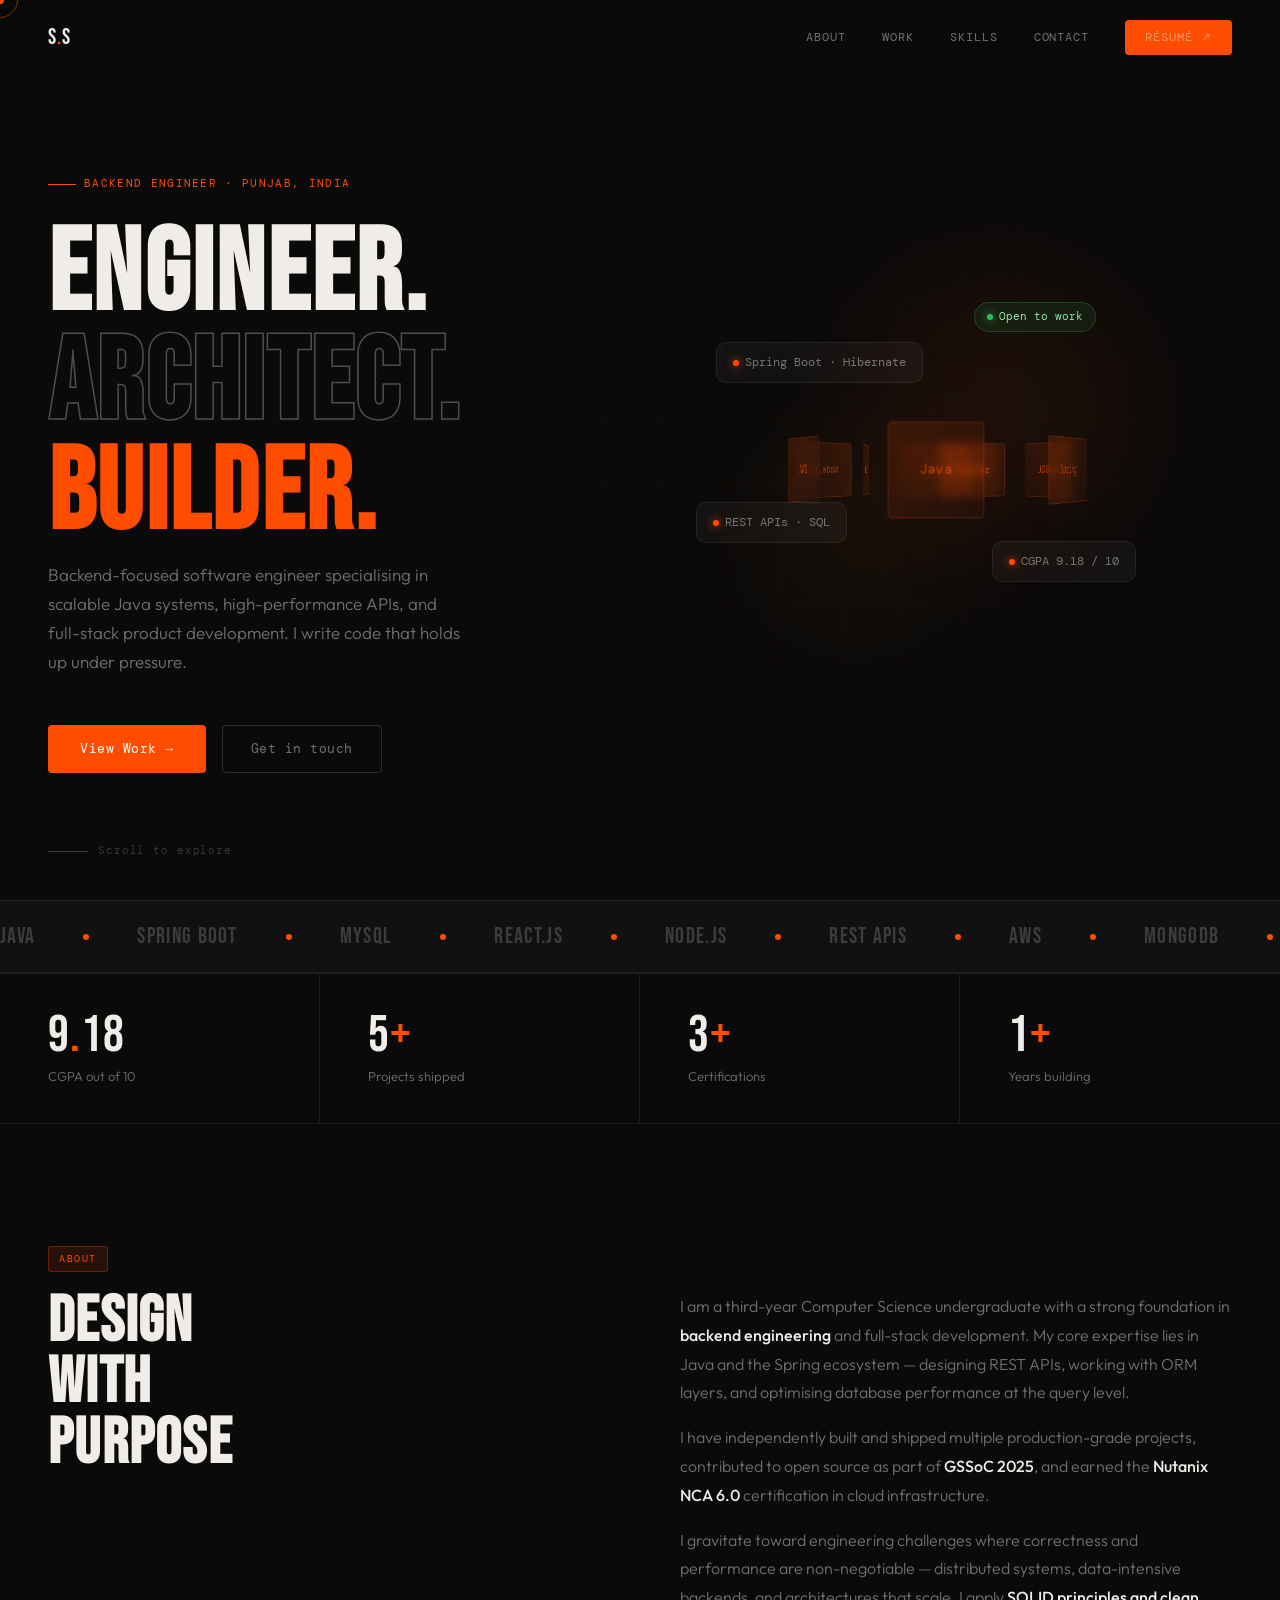
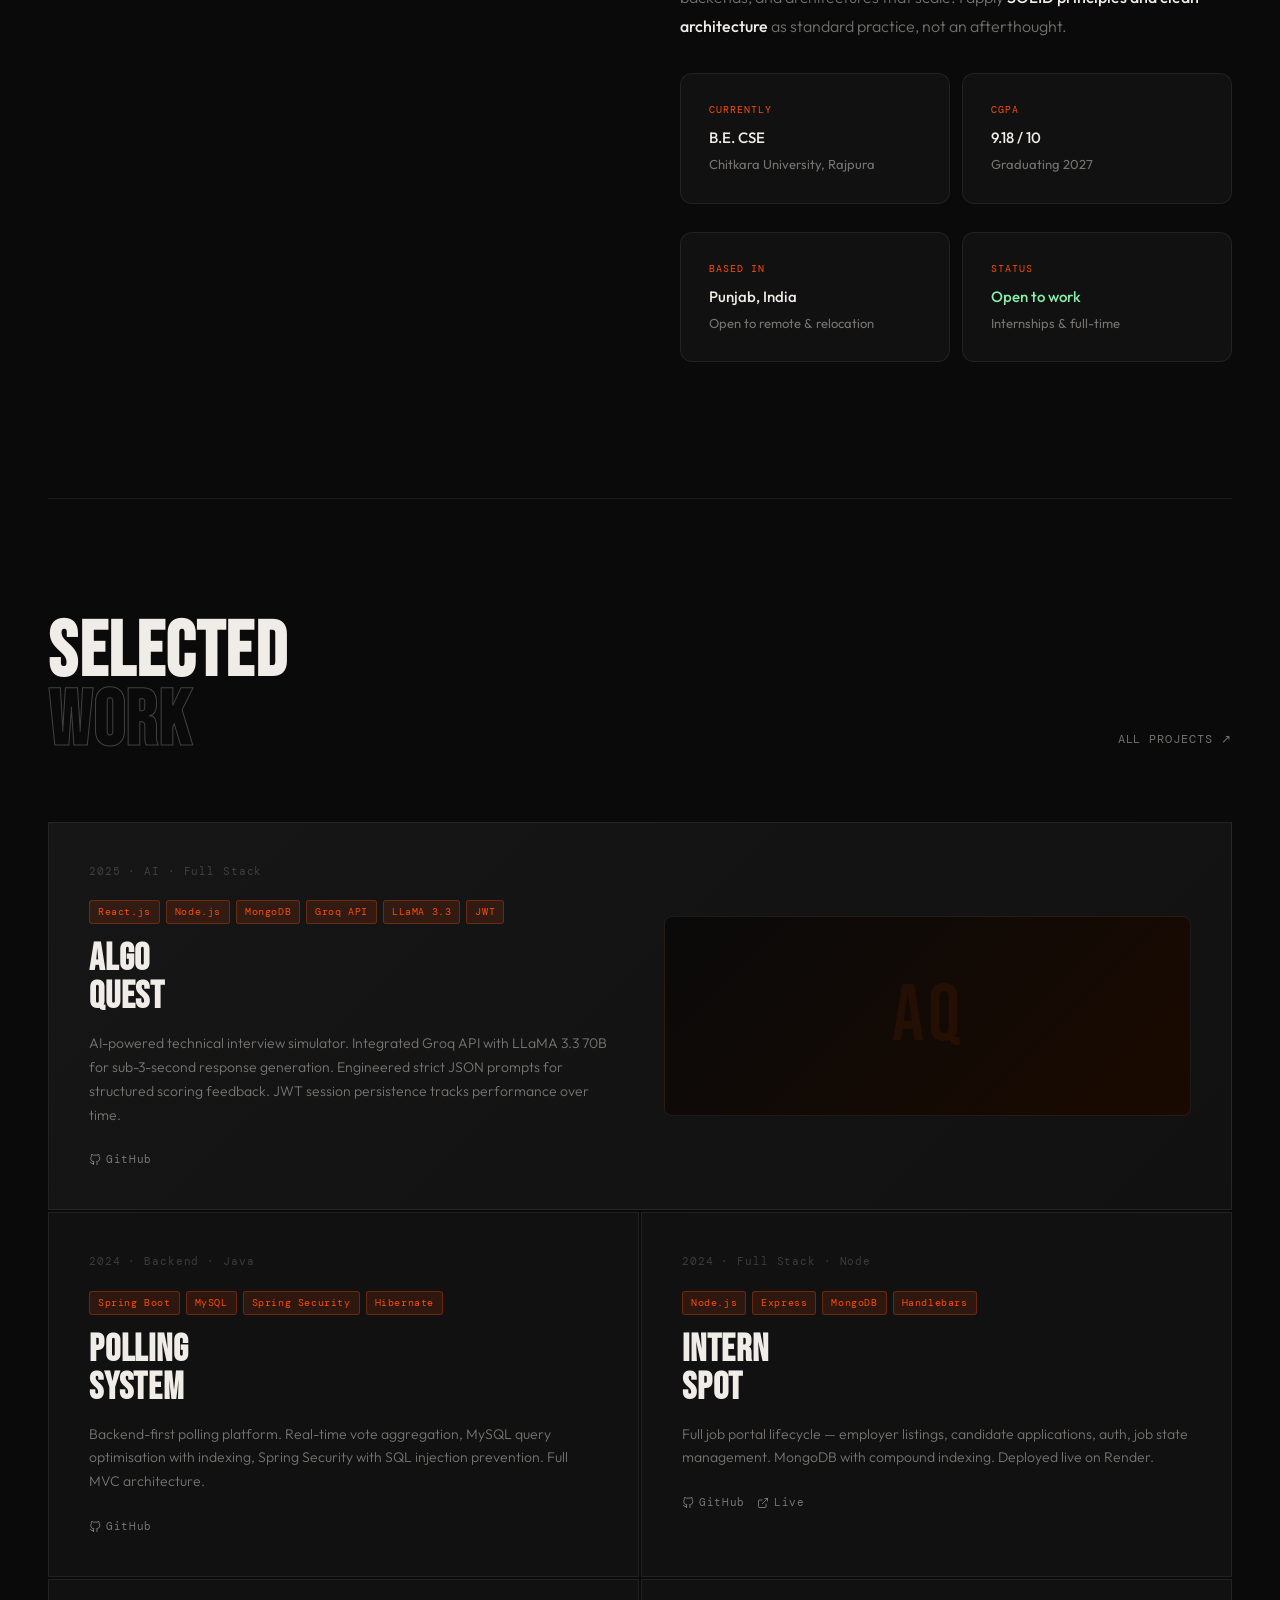
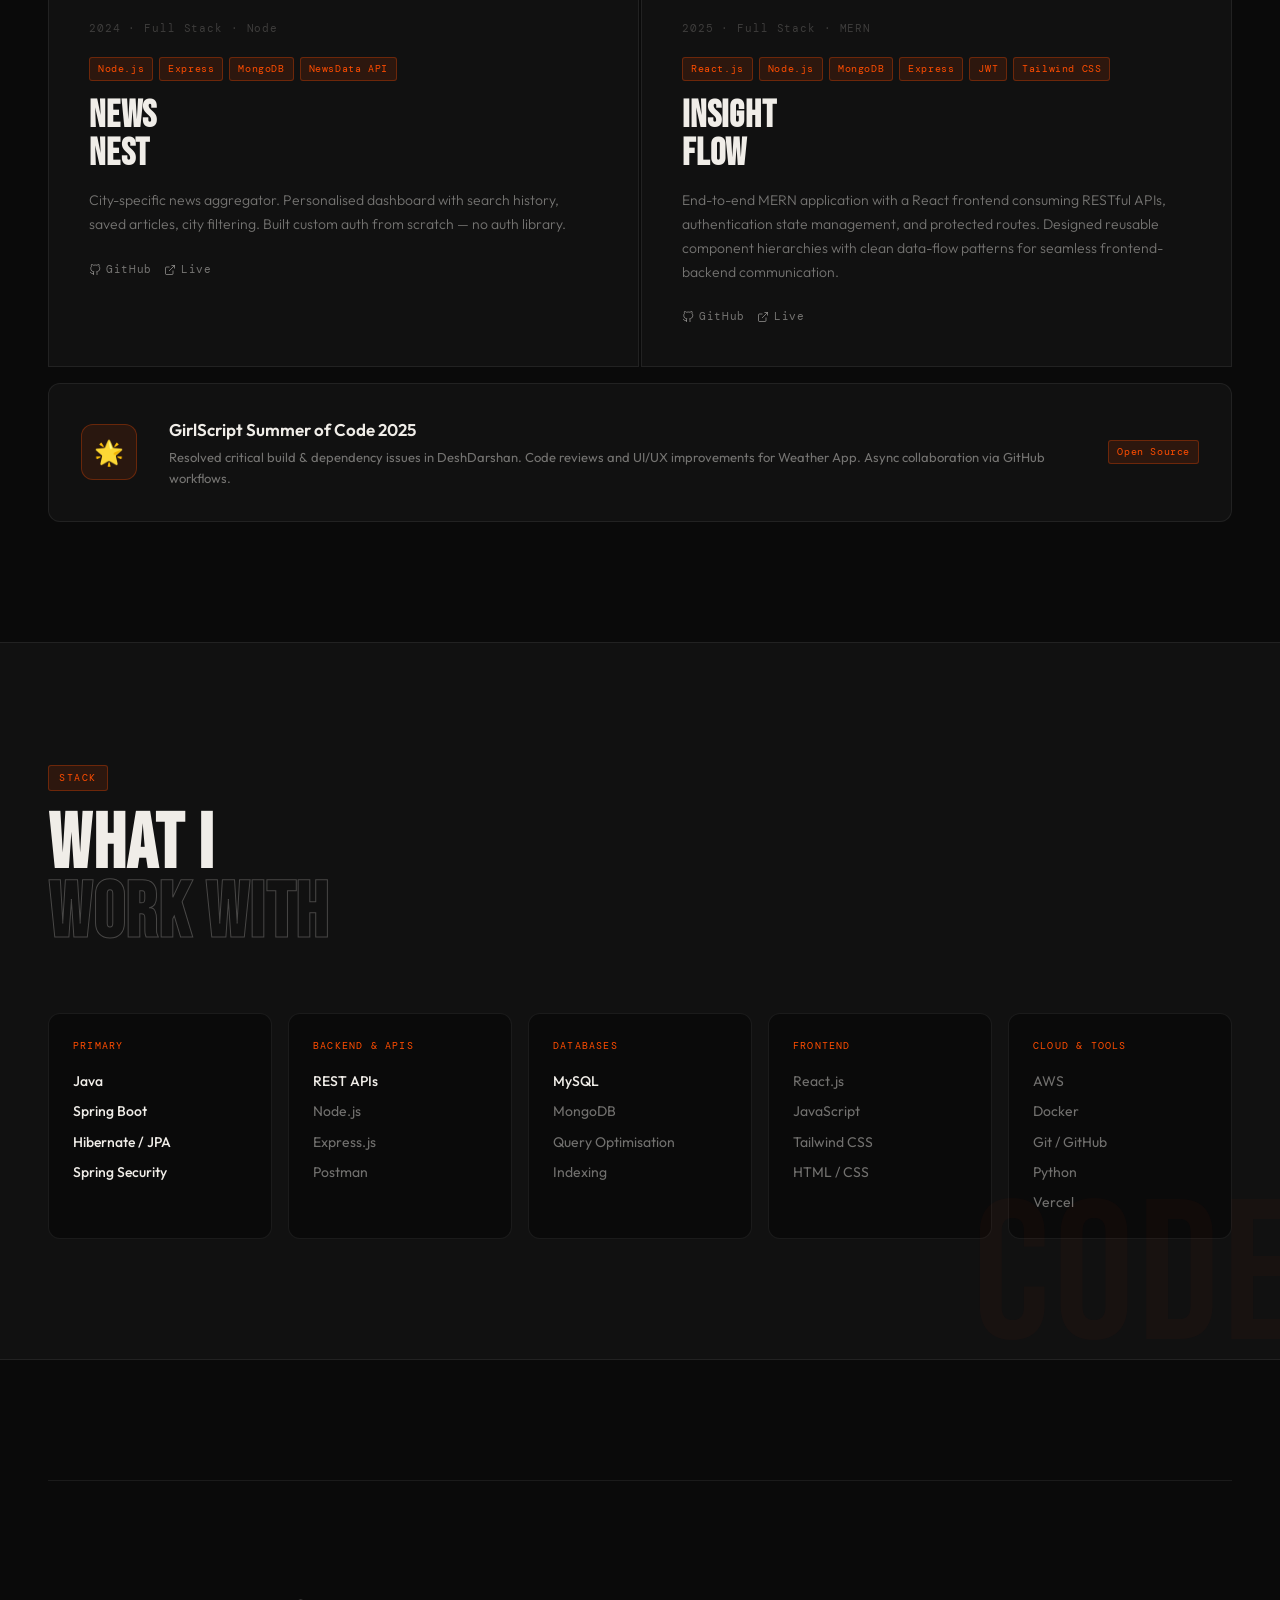
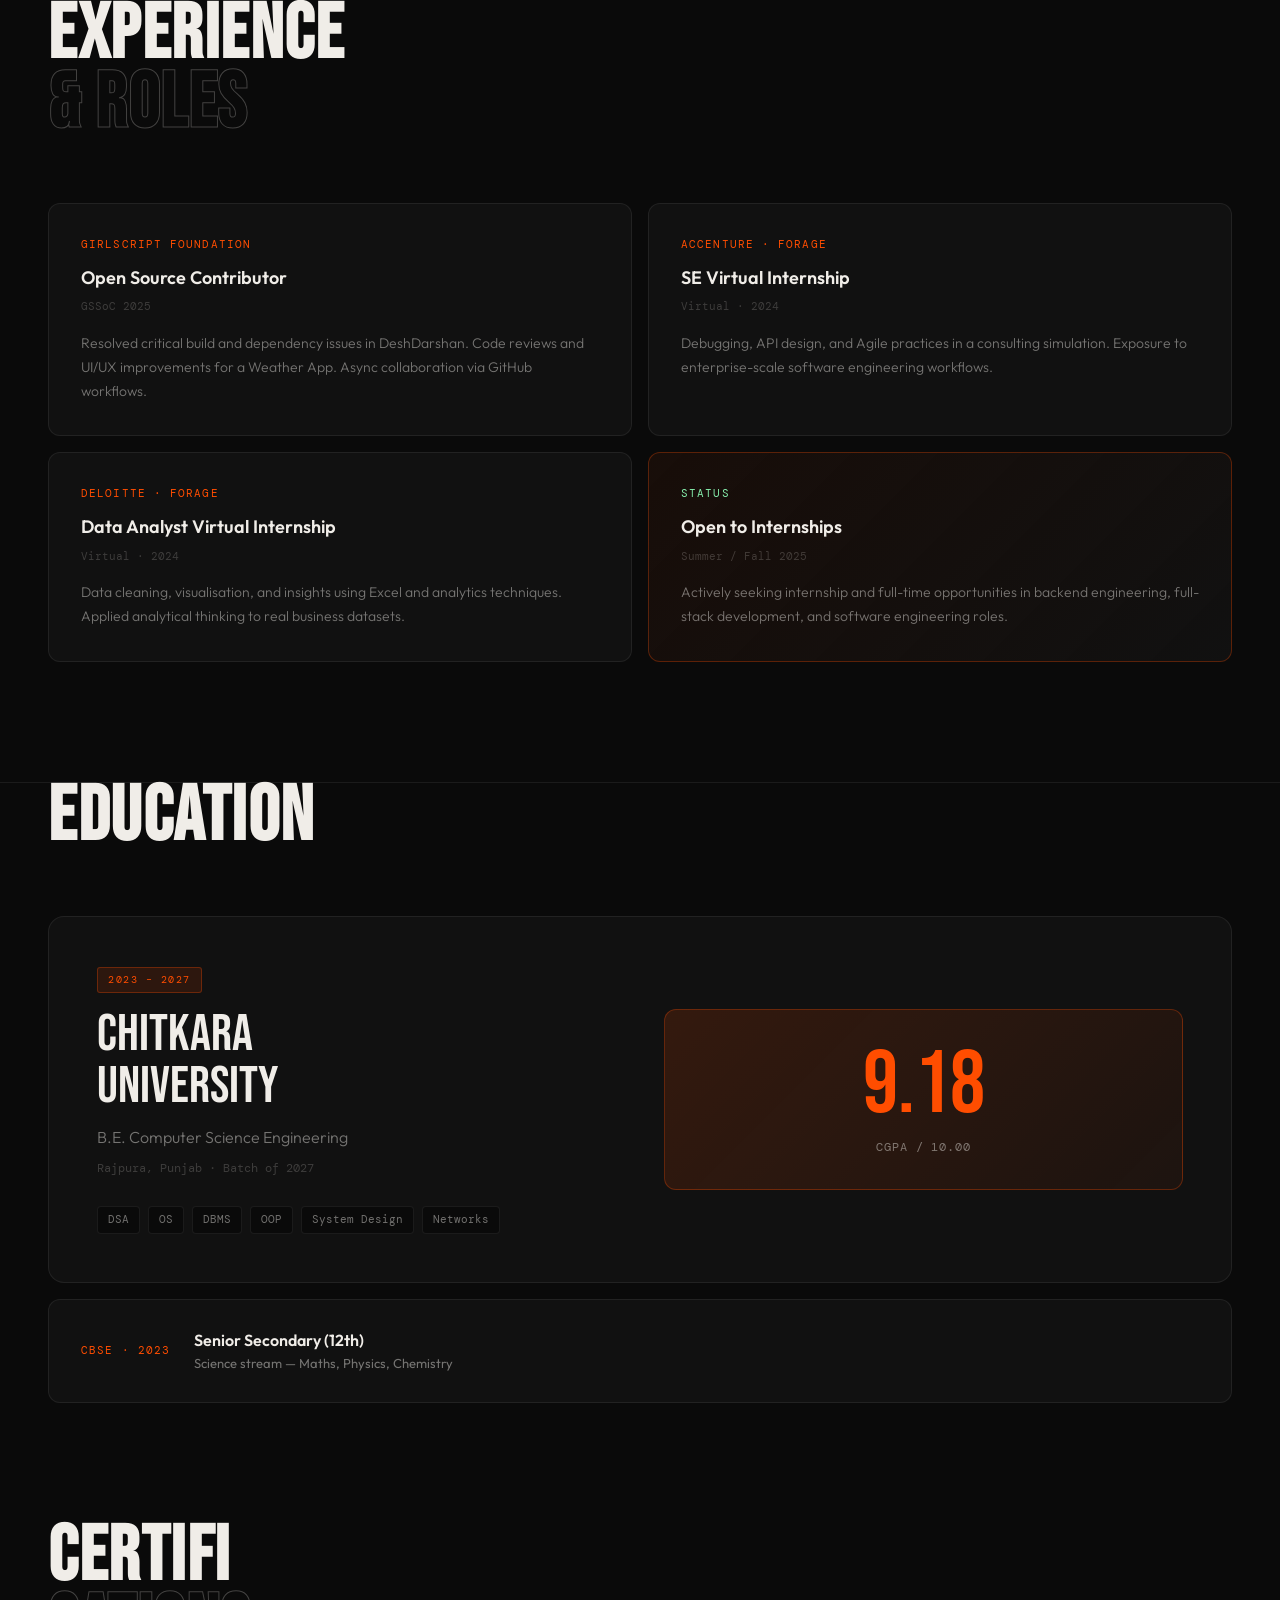
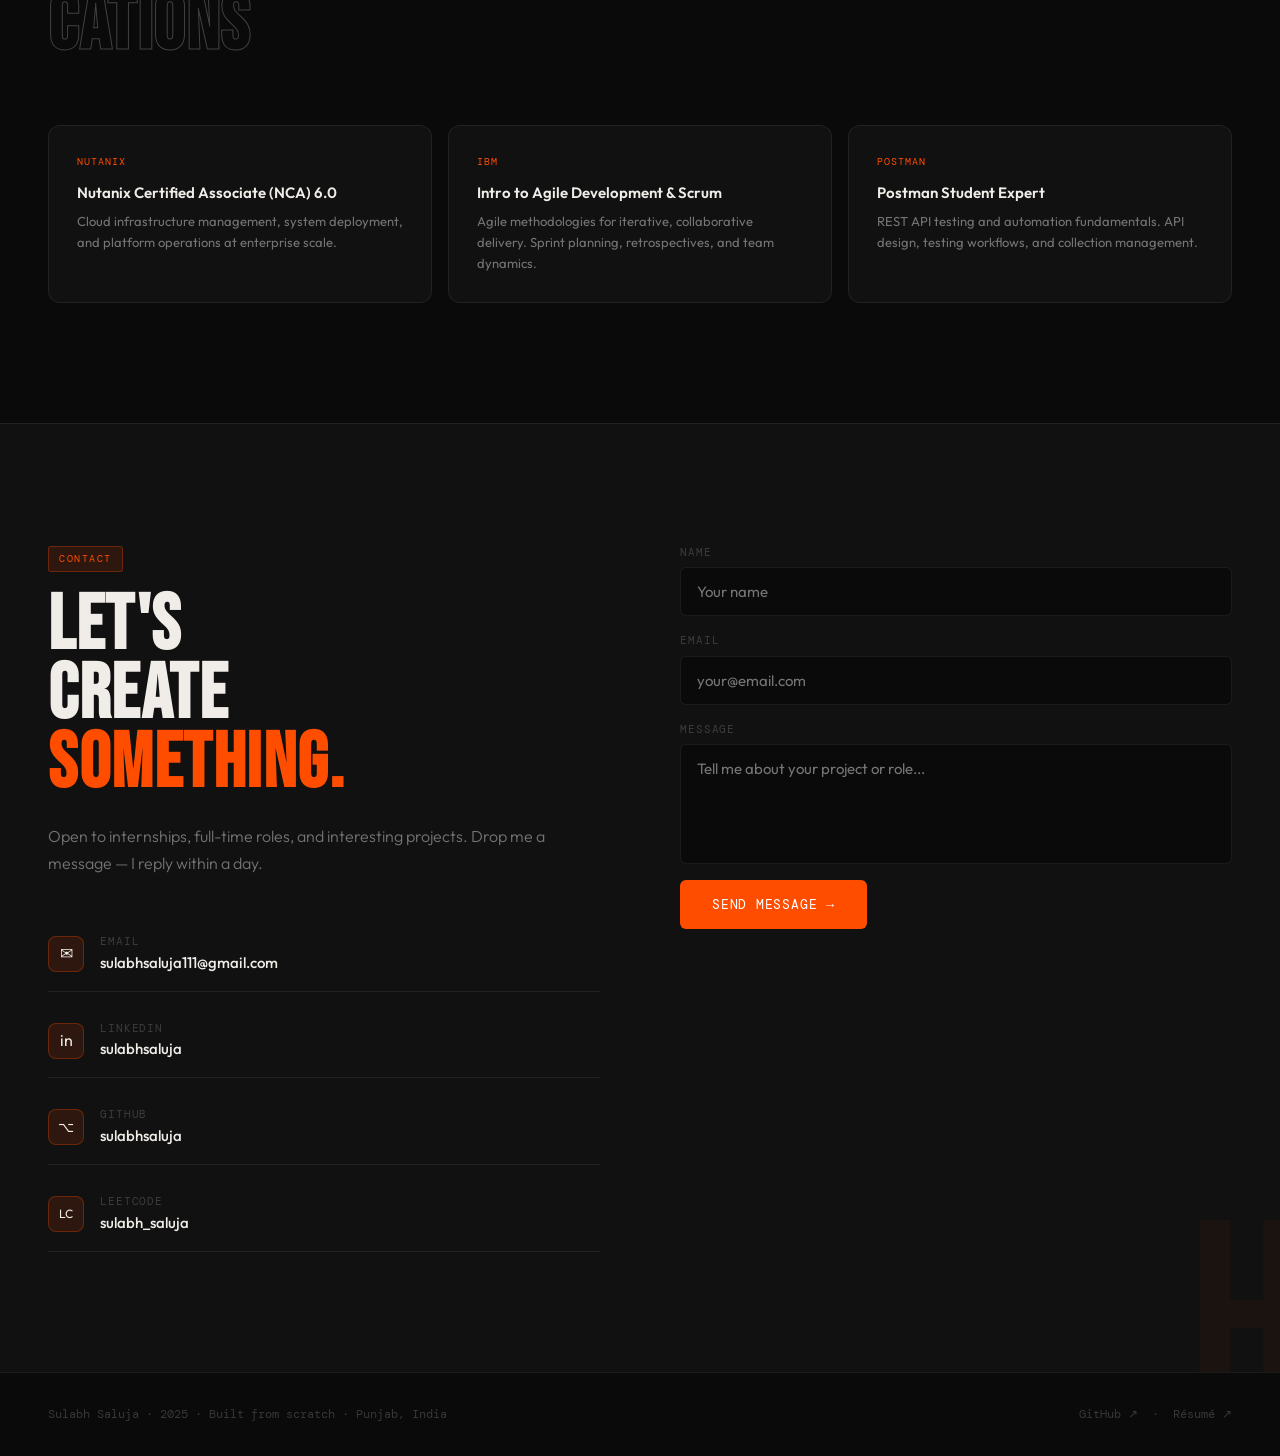
<file: index.html>
<!DOCTYPE html>
<html lang="en">
<head>
<meta charset="UTF-8"/>
<meta name="viewport" content="width=device-width, initial-scale=1.0"/>
<title>Sulabh Saluja — Software Engineer</title>
<link rel="preconnect" href="https://fonts.googleapis.com"/>
<link rel="preconnect" href="https://fonts.gstatic.com" crossorigin/>
<link href="https://fonts.googleapis.com/css2?family=Bebas+Neue&family=Outfit:wght@300;400;500;600;700&family=DM+Mono:ital,wght@0,300;0,400;0,500;1,300&display=swap" rel="stylesheet"/>
<style>
:root {
  --orange: #FF4D00;
  --orange-dim: rgba(255,77,0,0.12);
  --orange-border: rgba(255,77,0,0.3);
  --bg: #0A0A0A;
  --bg2: #111111;
  --bg3: #161616;
  --text: #F0EDE8;
  --muted: rgba(240,237,232,0.45);
  --dimmer: rgba(240,237,232,0.2);
  --border: rgba(255,255,255,0.07);
  --border-hover: rgba(255,255,255,0.14);
  --font-display: 'Bebas Neue', sans-serif;
  --font-body: 'Outfit', sans-serif;
  --font-mono: 'DM Mono', monospace;
}
*,*::before,*::after{box-sizing:border-box;margin:0;padding:0;}
html{scroll-behavior:smooth;}
body{
  background:var(--bg);
  color:var(--text);
  font-family:var(--font-body);
  font-size:16px;
  line-height:1.6;
  overflow-x:hidden;
  cursor:none;
}

/* CUSTOM CURSOR */
.cursor{
  position:fixed;width:8px;height:8px;
  background:var(--orange);border-radius:50%;
  pointer-events:none;z-index:9999;
  transition:transform 0.1s ease;
  transform:translate(-50%,-50%);
}
.cursor-ring{
  position:fixed;width:36px;height:36px;
  border:1px solid rgba(255,77,0,0.5);border-radius:50%;
  pointer-events:none;z-index:9998;
  transition:transform 0.12s ease, width 0.25s ease, height 0.25s ease, opacity 0.25s;
  transform:translate(-50%,-50%);
}
.cursor-ring.hover{width:60px;height:60px;opacity:0.6;}

/* SCROLLBAR */
::-webkit-scrollbar{width:3px;}
::-webkit-scrollbar-track{background:var(--bg);}
::-webkit-scrollbar-thumb{background:var(--orange);border-radius:2px;}

/* NAV */
nav{
  position:fixed;top:0;left:0;right:0;z-index:100;
  display:flex;align-items:center;justify-content:space-between;
  padding:20px 48px;
  background:linear-gradient(180deg, rgba(10,10,10,0.95) 0%, transparent 100%);
  backdrop-filter:blur(12px);
}
.nav-logo{
  font-family:var(--font-display);
  font-size:22px;letter-spacing:0.05em;
  color:var(--text);text-decoration:none;
}
.nav-logo span{color:var(--orange);}
.nav-links{display:flex;align-items:center;gap:36px;}
.nav-links a{
  font-family:var(--font-mono);font-size:12px;
  color:var(--muted);text-decoration:none;
  letter-spacing:0.08em;text-transform:uppercase;
  transition:color 0.2s;
}
.nav-links a:hover{color:var(--text);}
.nav-cta{
  background:var(--orange);color:#fff;
  padding:8px 20px;border-radius:4px;
  font-family:var(--font-mono);font-size:12px;
  text-decoration:none;letter-spacing:0.06em;
  transition:opacity 0.2s;
}
.nav-cta:hover{opacity:0.85;color:#fff;}

/* ── HERO ── */
.hero{
  min-height:100vh;
  display:grid;grid-template-columns:1fr 1fr;
  align-items:center;
  padding:120px 48px 80px;
  position:relative;overflow:hidden;
}
.hero-left{position:relative;z-index:2;}
.hero-eyebrow{
  display:inline-flex;align-items:center;gap:8px;
  font-family:var(--font-mono);font-size:11px;
  color:var(--orange);letter-spacing:0.12em;text-transform:uppercase;
  margin-bottom:28px;
}
.hero-eyebrow::before{
  content:'';width:28px;height:1px;background:var(--orange);
}
.hero-headline{
  font-family:var(--font-display);
  font-size:clamp(72px,9vw,120px);
  line-height:0.95;letter-spacing:0.02em;
  color:var(--text);margin-bottom:12px;
}
.hero-headline .outline{
  -webkit-text-stroke:1.5px rgba(240,237,232,0.3);
  color:transparent;
}
.hero-headline .accent{color:var(--orange);}
.hero-sub{
  font-size:17px;color:var(--muted);
  max-width:420px;line-height:1.7;
  margin-bottom:48px;font-weight:300;
}
.hero-actions{display:flex;gap:16px;align-items:center;flex-wrap:wrap;}
.btn-primary{
  background:var(--orange);color:#fff;
  padding:14px 32px;border-radius:4px;
  font-family:var(--font-mono);font-size:13px;
  text-decoration:none;letter-spacing:0.04em;
  transition:transform 0.2s,box-shadow 0.2s;
  display:inline-flex;align-items:center;gap:8px;
}
.btn-primary:hover{transform:translateY(-2px);box-shadow:0 12px 40px rgba(255,77,0,0.3);}
.btn-ghost{
  border:1px solid var(--border-hover);color:var(--muted);
  padding:13px 28px;border-radius:4px;
  font-family:var(--font-mono);font-size:13px;
  text-decoration:none;letter-spacing:0.04em;
  transition:border-color 0.2s,color 0.2s;
}
.btn-ghost:hover{border-color:var(--orange);color:var(--text);}

.hero-right{
  position:relative;z-index:2;
  display:flex;justify-content:center;align-items:center;
}

/* 3D CSS CUBE SCENE */
.scene-3d{
  width:320px;height:320px;
  perspective:800px;
  position:relative;
}
.cube-wrap{
  width:100%;height:100%;
  transform-style:preserve-3d;
  animation:rotateCube 18s linear infinite;
}
@keyframes rotateCube{
  from{transform:rotateX(15deg) rotateY(0deg);}
  to{transform:rotateX(15deg) rotateY(360deg);}
}
.ring{
  position:absolute;top:50%;left:50%;
  transform-style:preserve-3d;
  transform:translate(-50%,-50%);
}
.ring-face{
  position:absolute;
  background:linear-gradient(135deg, rgba(255,77,0,0.15), rgba(255,77,0,0.04));
  border:1px solid rgba(255,77,0,0.2);
  border-radius:4px;
  backdrop-filter:blur(4px);
  display:flex;align-items:center;justify-content:center;
  font-family:var(--font-mono);font-size:11px;color:rgba(255,77,0,0.7);
}
/* Floating orbs behind */
.glow-orb{
  position:absolute;border-radius:50%;filter:blur(60px);pointer-events:none;
}
.glow-orb.o1{width:280px;height:280px;background:rgba(255,77,0,0.08);top:-40px;right:-40px;}
.glow-orb.o2{width:200px;height:200px;background:rgba(255,120,0,0.06);bottom:0;left:-20px;}

/* Floating tech cards */
.tech-float{
  position:absolute;
  background:rgba(255,255,255,0.04);
  border:1px solid var(--border);
  border-radius:10px;padding:10px 16px;
  font-family:var(--font-mono);font-size:12px;color:var(--muted);
  backdrop-filter:blur(12px);
  white-space:nowrap;
}
.tech-float.tf1{top:10%;left:-60px;animation:float1 4s ease-in-out infinite;}
.tech-float.tf2{bottom:15%;right:-40px;animation:float1 4s ease-in-out infinite reverse;animation-delay:-2s;}
.tech-float.tf3{top:60%;left:-80px;animation:float1 5s ease-in-out infinite;animation-delay:-1s;}
@keyframes float1{
  0%,100%{transform:translateY(0);}
  50%{transform:translateY(-10px);}
}
.tf-dot{width:6px;height:6px;border-radius:50%;background:var(--orange);display:inline-block;margin-right:6px;box-shadow:0 0 8px var(--orange);}

/* HERO BG GRID */
.hero-grid-bg{
  position:absolute;inset:0;
  background-image:
    linear-gradient(rgba(255,77,0,0.03) 1px,transparent 1px),
    linear-gradient(90deg,rgba(255,77,0,0.03) 1px,transparent 1px);
  background-size:60px 60px;
  mask-image:radial-gradient(ellipse 80% 80% at 50% 50%, black, transparent);
}

.hero-scroll-hint{
  position:absolute;bottom:40px;left:48px;
  display:flex;align-items:center;gap:10px;
  font-family:var(--font-mono);font-size:11px;color:var(--dimmer);
  letter-spacing:0.08em;
}
.scroll-line{width:40px;height:1px;background:var(--dimmer);}

/* STATUS BADGE */
.status-badge{
  position:absolute;top:-8px;right:0;
  display:flex;align-items:center;gap:6px;
  background:rgba(34,197,94,0.1);border:1px solid rgba(34,197,94,0.25);
  border-radius:100px;padding:5px 12px;
  font-family:var(--font-mono);font-size:11px;color:#86efac;
}
.status-dot{width:6px;height:6px;border-radius:50%;background:#22c55e;animation:pulse 2s infinite;box-shadow:0 0 8px #22c55e;}
@keyframes pulse{0%,100%{opacity:1}50%{opacity:0.4}}

/* ── STATS STRIP ── */
.stats-strip{
  border-top:1px solid var(--border);
  border-bottom:1px solid var(--border);
  display:grid;grid-template-columns:repeat(4,1fr);
}
.stat-item{
  padding:36px 48px;
  border-right:1px solid var(--border);
  position:relative;overflow:hidden;
  transition:background 0.3s;
}
.stat-item:last-child{border-right:none;}
.stat-item:hover{background:var(--bg2);}
.stat-num{
  font-family:var(--font-display);
  font-size:52px;letter-spacing:0.02em;
  color:var(--text);line-height:1;
  margin-bottom:4px;
}
.stat-num span{color:var(--orange);}
.stat-desc{font-size:13px;color:var(--muted);font-weight:300;}

/* ── ABOUT ── */
.about{
  display:grid;grid-template-columns:1fr 1fr;
  gap:80px;align-items:start;
  padding:120px 48px;
  position:relative;
}
.section-tag{
  display:inline-block;
  font-family:var(--font-mono);font-size:10px;
  color:var(--orange);letter-spacing:0.15em;
  text-transform:uppercase;margin-bottom:20px;
  padding:4px 10px;border:1px solid var(--orange-border);
  border-radius:3px;background:var(--orange-dim);
}
.about-heading{
  font-family:var(--font-display);
  font-size:clamp(48px,5vw,72px);
  line-height:0.95;letter-spacing:0.02em;
  margin-bottom:32px;
}
.about-body{
  font-size:16px;color:var(--muted);line-height:1.8;
  font-weight:300;
}
.about-body p+p{margin-top:16px;}
.about-body strong{color:var(--text);font-weight:500;}

.about-right{padding-top:48px;}
.about-card{
  background:var(--bg2);
  border:1px solid var(--border);
  border-radius:12px;padding:28px;
  margin-bottom:16px;
  transition:border-color 0.3s,transform 0.3s;
}
.about-card:hover{border-color:var(--orange-border);transform:translateX(4px);}
.ac-label{font-family:var(--font-mono);font-size:10px;color:var(--orange);letter-spacing:0.1em;text-transform:uppercase;margin-bottom:8px;}
.ac-value{font-size:15px;color:var(--text);font-weight:500;}
.ac-sub{font-size:13px;color:var(--muted);margin-top:4px;}

/* ── WORK ── */
.work{padding:0 48px 120px;}
.section-header{
  display:flex;align-items:flex-end;justify-content:space-between;
  margin-bottom:64px;padding-top:120px;
  border-top:1px solid var(--border);
}
.section-heading{
  font-family:var(--font-display);
  font-size:clamp(52px,6vw,88px);
  line-height:0.9;letter-spacing:0.02em;
}
.section-heading .line2{
  -webkit-text-stroke:1px rgba(240,237,232,0.25);
  color:transparent;
}
.section-link{
  font-family:var(--font-mono);font-size:12px;
  color:var(--muted);text-decoration:none;
  letter-spacing:0.08em;text-transform:uppercase;
  display:flex;align-items:center;gap:6px;
  margin-bottom:8px;transition:color 0.2s;
}
.section-link:hover{color:var(--orange);}

/* Project Grid */
.projects-grid{display:grid;grid-template-columns:1fr 1fr;gap:2px;}
.project-card{
  background:var(--bg2);
  border:1px solid var(--border);
  padding:40px;position:relative;overflow:hidden;
  transition:border-color 0.3s,background 0.3s;
  text-decoration:none;color:inherit;display:block;
}
.project-card:hover{border-color:var(--orange-border);background:var(--bg3);}
.project-card.featured{
  grid-column:1/-1;
  display:grid;grid-template-columns:1fr 1fr;gap:48px;align-items:center;
  background:linear-gradient(135deg,var(--bg3) 0%,var(--bg2) 100%);
}
.project-card::after{
  content:'';position:absolute;
  top:0;left:0;right:0;height:2px;
  background:linear-gradient(90deg,var(--orange),transparent);
  transform:scaleX(0);transform-origin:left;
  transition:transform 0.4s ease;
}
.project-card:hover::after{transform:scaleX(1);}

.pc-year{
  font-family:var(--font-mono);font-size:11px;
  color:var(--dimmer);letter-spacing:0.08em;margin-bottom:20px;
}
.pc-tags{display:flex;flex-wrap:wrap;gap:6px;margin-bottom:16px;}
.pc-tag{
  font-family:var(--font-mono);font-size:10px;
  color:var(--orange);letter-spacing:0.06em;
  padding:3px 8px;border:1px solid var(--orange-border);
  border-radius:3px;background:var(--orange-dim);
}
.pc-name{
  font-family:var(--font-display);
  font-size:38px;letter-spacing:0.02em;
  line-height:1;margin-bottom:16px;
}
.pc-desc{font-size:14px;color:var(--muted);line-height:1.7;font-weight:300;}
.pc-links{display:flex;gap:12px;margin-top:24px;}
.pc-link{
  font-family:var(--font-mono);font-size:11px;
  color:var(--muted);text-decoration:none;
  display:flex;align-items:center;gap:5px;
  letter-spacing:0.06em;transition:color 0.2s;
}
.pc-link:hover{color:var(--orange);}
.pc-link svg{width:12px;height:12px;}

/* 3D project visual */
.pc-visual{
  height:200px;border-radius:8px;
  background:linear-gradient(135deg,var(--bg) 0%,#1a0a00 100%);
  border:1px solid var(--border);
  position:relative;overflow:hidden;
  display:flex;align-items:center;justify-content:center;
}
.pc-visual-inner{
  font-family:var(--font-display);
  font-size:80px;color:rgba(255,77,0,0.08);
  letter-spacing:0.05em;user-select:none;
  transition:color 0.4s,transform 0.4s;
}
.project-card:hover .pc-visual-inner{color:rgba(255,77,0,0.18);transform:scale(1.05);}
.pc-visual-dots{
  position:absolute;inset:0;
  background-image:radial-gradient(rgba(255,77,0,0.15) 1px, transparent 1px);
  background-size:20px 20px;
  opacity:0;transition:opacity 0.4s;
}
.project-card:hover .pc-visual-dots{opacity:1;}

/* OSS card */
.oss-card{
  background:var(--bg2);border:1px solid var(--border);
  border-radius:12px;padding:32px;
  display:flex;align-items:center;gap:32px;
  transition:border-color 0.3s;
  margin-top:2px;
}
.oss-card:hover{border-color:var(--orange-border);}
.oss-icon{
  width:56px;height:56px;border-radius:12px;
  background:rgba(255,77,0,0.1);border:1px solid var(--orange-border);
  display:flex;align-items:center;justify-content:center;flex-shrink:0;
  font-size:24px;
}
.oss-title{font-size:17px;font-weight:600;color:var(--text);margin-bottom:4px;}
.oss-sub{font-size:13px;color:var(--muted);}

/* ── SKILLS ── */
.skills{
  padding:120px 48px;
  background:var(--bg2);
  border-top:1px solid var(--border);
  border-bottom:1px solid var(--border);
  position:relative;overflow:hidden;
}
.skills-bg-text{
  position:absolute;bottom:-20px;right:-20px;
  font-family:var(--font-display);
  font-size:200px;color:rgba(255,77,0,0.03);
  letter-spacing:0.02em;pointer-events:none;
  user-select:none;line-height:1;
}
.skills-grid{
  display:grid;grid-template-columns:repeat(5,1fr);
  gap:16px;margin-top:64px;
}
.skill-group{
  background:var(--bg);border:1px solid var(--border);
  border-radius:12px;padding:24px;
  transition:border-color 0.3s,transform 0.3s;
  position:relative;overflow:hidden;
}
.skill-group:hover{border-color:var(--orange-border);transform:translateY(-4px);}
.skill-group::before{
  content:'';position:absolute;
  bottom:0;left:0;right:0;height:2px;
  background:linear-gradient(90deg,var(--orange),transparent);
  transform:scaleX(0);transform-origin:left;
  transition:transform 0.4s;
}
.skill-group:hover::before{transform:scaleX(1);}
.sg-label{
  font-family:var(--font-mono);font-size:10px;
  color:var(--orange);letter-spacing:0.12em;
  text-transform:uppercase;margin-bottom:16px;
}
.sg-items{display:flex;flex-direction:column;gap:8px;}
.sg-item{
  font-size:14px;color:var(--muted);font-weight:400;
  transition:color 0.2s;
}
.skill-group:hover .sg-item{color:var(--text);}
.sg-item.primary{color:var(--text);font-weight:500;}

/* ── EXPERIENCE ── */
.experience{padding:120px 48px;}
.exp-grid{display:grid;grid-template-columns:1fr 1fr;gap:16px;margin-top:64px;}
.exp-card{
  background:var(--bg2);border:1px solid var(--border);
  border-radius:12px;padding:32px;
  transition:border-color 0.3s,background 0.3s;
  position:relative;
}
.exp-card:hover{border-color:var(--orange-border);background:var(--bg3);}
.exp-company{
  font-family:var(--font-mono);font-size:11px;
  color:var(--orange);letter-spacing:0.1em;
  text-transform:uppercase;margin-bottom:10px;
}
.exp-role{font-size:18px;font-weight:600;color:var(--text);margin-bottom:6px;}
.exp-period{font-family:var(--font-mono);font-size:11px;color:var(--dimmer);margin-bottom:16px;}
.exp-desc{font-size:14px;color:var(--muted);line-height:1.7;font-weight:300;}

/* ── EDUCATION ── */
.education{
  padding:0 48px 120px;
  border-top:1px solid var(--border);
}
.edu-block-big{
  display:grid;grid-template-columns:1fr 1fr;
  gap:48px;align-items:center;margin-top:64px;
  padding:48px;
  background:var(--bg2);border:1px solid var(--border);border-radius:16px;
}
.edu-uni{font-family:var(--font-display);font-size:52px;line-height:1;margin-bottom:12px;}
.edu-degree{font-size:16px;color:var(--muted);font-weight:300;margin-bottom:8px;}
.edu-years{font-family:var(--font-mono);font-size:12px;color:var(--dimmer);}
.edu-cgpa-big{
  text-align:center;
  background:linear-gradient(135deg,rgba(255,77,0,0.15),rgba(255,77,0,0.05));
  border:1px solid var(--orange-border);border-radius:12px;padding:32px;
}
.cgpa-big-num{
  font-family:var(--font-display);font-size:88px;
  color:var(--orange);line-height:1;
}
.cgpa-big-label{font-family:var(--font-mono);font-size:12px;color:var(--muted);letter-spacing:0.08em;}
.edu-courses{
  margin-top:28px;display:flex;flex-wrap:wrap;gap:8px;
}
.edu-course{
  font-family:var(--font-mono);font-size:11px;
  color:var(--muted);padding:4px 10px;
  border:1px solid var(--border);border-radius:4px;
  background:var(--bg);
}

/* ── CERTS ── */
.certs{
  padding:0 48px 120px;
}
.certs-grid{display:grid;grid-template-columns:repeat(3,1fr);gap:16px;margin-top:64px;}
.cert-card{
  background:var(--bg2);border:1px solid var(--border);
  border-radius:12px;padding:28px;
  transition:border-color 0.3s,transform 0.3s;
}
.cert-card:hover{border-color:var(--orange-border);transform:translateY(-4px);}
.cert-issuer{
  font-family:var(--font-mono);font-size:10px;
  color:var(--orange);letter-spacing:0.1em;text-transform:uppercase;
  margin-bottom:12px;
}
.cert-name{font-size:15px;font-weight:600;color:var(--text);margin-bottom:8px;line-height:1.4;}
.cert-desc{font-size:13px;color:var(--muted);line-height:1.6;}

/* ── CONTACT ── */
.contact{
  padding:120px 48px;
  background:var(--bg2);
  border-top:1px solid var(--border);
  position:relative;overflow:hidden;
}
.contact-bg{
  position:absolute;bottom:-100px;right:-80px;
  font-family:var(--font-display);
  font-size:280px;line-height:1;
  color:rgba(255,77,0,0.04);pointer-events:none;user-select:none;
}
.contact-inner{
  display:grid;grid-template-columns:1fr 1fr;
  gap:80px;align-items:start;
  position:relative;z-index:1;
}
.contact-heading{
  font-family:var(--font-display);
  font-size:clamp(52px,6vw,88px);
  line-height:0.9;letter-spacing:0.02em;
  margin-bottom:24px;
}
.contact-sub{font-size:16px;color:var(--muted);line-height:1.7;font-weight:300;margin-bottom:40px;}
.contact-links{display:flex;flex-direction:column;gap:12px;}
.contact-link-row{
  display:flex;align-items:center;gap:16px;
  padding:16px 0;border-bottom:1px solid var(--border);
  text-decoration:none;color:inherit;
  transition:padding-left 0.3s;
}
.contact-link-row:hover{padding-left:8px;}
.cl-icon{
  width:36px;height:36px;border-radius:8px;
  background:var(--orange-dim);border:1px solid var(--orange-border);
  display:flex;align-items:center;justify-content:center;
  font-size:16px;flex-shrink:0;
  transition:background 0.2s;
}
.contact-link-row:hover .cl-icon{background:var(--orange);}
.cl-label{font-family:var(--font-mono);font-size:11px;color:var(--dimmer);text-transform:uppercase;letter-spacing:0.08em;}
.cl-value{font-size:15px;color:var(--text);font-weight:500;}

/* CONTACT FORM */
.contact-form{display:flex;flex-direction:column;gap:16px;}
.form-group{display:flex;flex-direction:column;gap:6px;}
.form-label{font-family:var(--font-mono);font-size:11px;color:var(--dimmer);letter-spacing:0.08em;text-transform:uppercase;}
.form-input,.form-textarea{
  background:var(--bg);border:1px solid var(--border);
  color:var(--text);font-family:var(--font-body);font-size:15px;
  padding:14px 16px;border-radius:6px;outline:none;
  transition:border-color 0.2s;
  resize:none;
}
.form-input:focus,.form-textarea:focus{border-color:var(--orange);}
.form-textarea{min-height:120px;}
.form-submit{
  background:var(--orange);color:#fff;
  border:none;padding:16px 32px;border-radius:6px;
  font-family:var(--font-mono);font-size:13px;
  letter-spacing:0.06em;cursor:none;
  transition:transform 0.2s,box-shadow 0.2s;
  align-self:flex-start;text-transform:uppercase;
}
.form-submit:hover{transform:translateY(-2px);box-shadow:0 12px 40px rgba(255,77,0,0.35);}

/* ── FOOTER ── */
footer{
  padding:32px 48px;
  border-top:1px solid var(--border);
  display:flex;align-items:center;justify-content:space-between;
}
.footer-left{font-family:var(--font-mono);font-size:12px;color:var(--dimmer);}
.footer-right{font-family:var(--font-mono);font-size:12px;color:var(--dimmer);}

/* ── MARQUEE ── */
.marquee-wrap{
  overflow:hidden;border-top:1px solid var(--border);border-bottom:1px solid var(--border);
  padding:18px 0;background:var(--bg2);
}
.marquee-track{
  display:flex;gap:48px;
  animation:marquee 30s linear infinite;
  white-space:nowrap;width:max-content;
}
@keyframes marquee{from{transform:translateX(0)}to{transform:translateX(-50%)}}
.marquee-item{
  font-family:var(--font-display);font-size:22px;
  letter-spacing:0.06em;color:var(--dimmer);
  display:flex;align-items:center;gap:48px;
}
.marquee-item .dot{width:6px;height:6px;border-radius:50%;background:var(--orange);}

/* REVEAL ANIMATION */
.reveal{opacity:0;transform:translateY(30px);transition:opacity 0.7s ease,transform 0.7s ease;}
.reveal.visible{opacity:1;transform:translateY(0);}

/* ── RESPONSIVE ── */
@media(max-width:900px){
  nav{padding:16px 24px;}
  .nav-links{display:none;}
  .hero{grid-template-columns:1fr;padding:100px 24px 60px;text-align:center;}
  .hero-right{display:none;}
  .stats-strip{grid-template-columns:1fr 1fr;}
  .stat-item{padding:24px;}
  .about{grid-template-columns:1fr;padding:80px 24px;gap:40px;}
  .work{padding:0 24px 80px;}
  .projects-grid{grid-template-columns:1fr;}
  .project-card.featured{grid-column:auto;grid-template-columns:1fr;}
  .section-header{padding:80px 0 0;margin-bottom:40px;flex-direction:column;align-items:flex-start;gap:16px;}
  .skills{padding:80px 24px;}
  .skills-grid{grid-template-columns:repeat(2,1fr);}
  .experience{padding:80px 24px;}
  .exp-grid{grid-template-columns:1fr;}
  .education{padding:0 24px 80px;}
  .edu-block-big{grid-template-columns:1fr;padding:28px;}
  .certs{padding:0 24px 80px;}
  .certs-grid{grid-template-columns:1fr;}
  .contact{padding:80px 24px;}
  .contact-inner{grid-template-columns:1fr;}
  footer{padding:24px;flex-direction:column;gap:8px;text-align:center;}
  .hero-scroll-hint{display:none;}
}
</style>
</head>
<body>

<div class="cursor" id="cursor"></div>
<div class="cursor-ring" id="cursorRing"></div>

<!-- NAV -->
<nav>
  <a class="nav-logo" href="#">S<span>.</span>S</a>
  <div class="nav-links">
    <a href="#about">About</a>
    <a href="#work">Work</a>
    <a href="#skills">Skills</a>
    <a href="#contact">Contact</a>
    <a class="nav-cta" href="https://drive.google.com/file/d/11vaTM7VOOU7BuE9DtovH_KIKgsruuspE/view" target="_blank">Résumé ↗</a>
  </div>
</nav>

<!-- HERO -->
<section class="hero">
  <div class="hero-grid-bg"></div>

  <div class="hero-left reveal">
    <div class="hero-eyebrow">Backend Engineer · Punjab, India</div>
    <h1 class="hero-headline">
      ENGINEER.<br>
      <span class="outline">ARCHITECT.</span><br>
      <span class="accent">BUILDER.</span>
    </h1>
    <p class="hero-sub">Backend-focused software engineer specialising in scalable Java systems, high-performance APIs, and full-stack product development. I write code that holds up under pressure.</p>
    <div class="hero-actions">
      <a class="btn-primary" href="#work">View Work →</a>
      <a class="btn-ghost" href="mailto:sulabhsaluja111@gmail.com">Get in touch</a>
    </div>
  </div>

  <div class="hero-right">
    <div style="position:relative;">
      <div class="status-badge">
        <span class="status-dot"></span> Open to work
      </div>
      <div class="scene-3d">
        <div class="glow-orb o1"></div>
        <div class="glow-orb o2"></div>
        <div class="cube-wrap">
          <!-- Outer ring -->
          <div class="ring" style="transform:translate(-50%,-50%) rotateY(0deg) translateZ(140px); width:80px;height:80px;">
            <div class="ring-face" style="width:80px;height:80px;transform:translateZ(0);">Java</div>
          </div>
          <div class="ring" style="transform:translate(-50%,-50%) rotateY(60deg) translateZ(140px); width:100px;height:60px;">
            <div class="ring-face" style="width:100px;height:60px;">Spring</div>
          </div>
          <div class="ring" style="transform:translate(-50%,-50%) rotateY(120deg) translateZ(140px); width:80px;height:60px;">
            <div class="ring-face" style="width:80px;height:60px;">MySQL</div>
          </div>
          <div class="ring" style="transform:translate(-50%,-50%) rotateY(180deg) translateZ(140px); width:80px;height:60px;">
            <div class="ring-face" style="width:80px;height:60px;">React</div>
          </div>
          <div class="ring" style="transform:translate(-50%,-50%) rotateY(240deg) translateZ(140px); width:100px;height:60px;">
            <div class="ring-face" style="width:100px;height:60px;">Node.js</div>
          </div>
          <div class="ring" style="transform:translate(-50%,-50%) rotateY(300deg) translateZ(140px); width:80px;height:60px;">
            <div class="ring-face" style="width:80px;height:60px;">AWS</div>
          </div>
          <!-- Inner ring -->
          <div class="ring" style="transform:translate(-50%,-50%) rotateY(30deg) translateZ(70px); width:70px;height:50px;">
            <div class="ring-face" style="width:70px;height:50px;font-size:10px;">Docker</div>
          </div>
          <div class="ring" style="transform:translate(-50%,-50%) rotateY(150deg) translateZ(70px); width:70px;height:50px;">
            <div class="ring-face" style="width:70px;height:50px;font-size:10px;">MongoDB</div>
          </div>
          <div class="ring" style="transform:translate(-50%,-50%) rotateY(270deg) translateZ(70px); width:70px;height:50px;">
            <div class="ring-face" style="width:70px;height:50px;font-size:10px;">Git</div>
          </div>
        </div>
      </div>
      <div class="tech-float tf1"><span class="tf-dot"></span>Spring Boot · Hibernate</div>
      <div class="tech-float tf2"><span class="tf-dot"></span>CGPA 9.18 / 10</div>
      <div class="tech-float tf3"><span class="tf-dot"></span>REST APIs · SQL</div>
    </div>
  </div>

  <div class="hero-scroll-hint">
    <div class="scroll-line"></div>
    Scroll to explore
  </div>
</section>

<!-- MARQUEE -->
<div class="marquee-wrap">
  <div class="marquee-track">
    <span class="marquee-item">Java <span class="dot"></span></span>
    <span class="marquee-item">Spring Boot <span class="dot"></span></span>
    <span class="marquee-item">MySQL <span class="dot"></span></span>
    <span class="marquee-item">React.js <span class="dot"></span></span>
    <span class="marquee-item">Node.js <span class="dot"></span></span>
    <span class="marquee-item">REST APIs <span class="dot"></span></span>
    <span class="marquee-item">AWS <span class="dot"></span></span>
    <span class="marquee-item">MongoDB <span class="dot"></span></span>
    <span class="marquee-item">Docker <span class="dot"></span></span>
    <span class="marquee-item">System Design <span class="dot"></span></span>
    <!-- duplicate for seamless loop -->
    <span class="marquee-item">Java <span class="dot"></span></span>
    <span class="marquee-item">Spring Boot <span class="dot"></span></span>
    <span class="marquee-item">MySQL <span class="dot"></span></span>
    <span class="marquee-item">React.js <span class="dot"></span></span>
    <span class="marquee-item">Node.js <span class="dot"></span></span>
    <span class="marquee-item">REST APIs <span class="dot"></span></span>
    <span class="marquee-item">AWS <span class="dot"></span></span>
    <span class="marquee-item">MongoDB <span class="dot"></span></span>
    <span class="marquee-item">Docker <span class="dot"></span></span>
    <span class="marquee-item">System Design <span class="dot"></span></span>
  </div>
</div>

<!-- STATS -->
<div class="stats-strip reveal">
  <div class="stat-item">
    <div class="stat-num">9<span>.</span>18</div>
    <div class="stat-desc">CGPA out of 10</div>
  </div>
  <div class="stat-item">
    <div class="stat-num">5<span>+</span></div>
    <div class="stat-desc">Projects shipped</div>
  </div>
  <div class="stat-item">
    <div class="stat-num">3<span>+</span></div>
    <div class="stat-desc">Certifications</div>
  </div>
  <div class="stat-item">
    <div class="stat-num">1<span>+</span></div>
    <div class="stat-desc">Years building</div>
  </div>
</div>

<!-- ABOUT -->
<section class="about" id="about">
  <div class="reveal">
    <div class="section-tag">About</div>
    <h2 class="about-heading">DESIGN<br>WITH<br>PURPOSE</h2>
  </div>
  <div class="about-right reveal">
    <div class="about-body">
      <p>I am a third-year Computer Science undergraduate with a strong foundation in <strong>backend engineering</strong> and full-stack development. My core expertise lies in Java and the Spring ecosystem — designing REST APIs, working with ORM layers, and optimising database performance at the query level.</p>
      <p>I have independently built and shipped multiple production-grade projects, contributed to open source as part of <strong>GSSoC 2025</strong>, and earned the <strong>Nutanix NCA 6.0</strong> certification in cloud infrastructure.</p>
      <p>I gravitate toward engineering challenges where correctness and performance are non-negotiable — distributed systems, data-intensive backends, and architectures that scale. I apply <strong>SOLID principles and clean architecture</strong> as standard practice, not an afterthought.</p>
    </div>
    <div style="margin-top:32px;display:grid;grid-template-columns:1fr 1fr;gap:12px;">
      <div class="about-card">
        <div class="ac-label">Currently</div>
        <div class="ac-value">B.E. CSE</div>
        <div class="ac-sub">Chitkara University, Rajpura</div>
      </div>
      <div class="about-card">
        <div class="ac-label">CGPA</div>
        <div class="ac-value">9.18 / 10</div>
        <div class="ac-sub">Graduating 2027</div>
      </div>
      <div class="about-card">
        <div class="ac-label">Based in</div>
        <div class="ac-value">Punjab, India</div>
        <div class="ac-sub">Open to remote & relocation</div>
      </div>
      <div class="about-card">
        <div class="ac-label">Status</div>
        <div class="ac-value" style="color:#86efac;">Open to work</div>
        <div class="ac-sub">Internships & full-time</div>
      </div>
    </div>
  </div>
</section>

<!-- WORK -->
<section class="work" id="work">
  <div class="section-header reveal">
    <h2 class="section-heading">SELECTED<br><span class="line2">WORK</span></h2>
    <a class="section-link" href="https://github.com/sulabhsaluja" target="_blank">All projects ↗</a>
  </div>

  <div class="projects-grid">

    <!-- ALGOQUEST - FEATURED -->
    <div class="project-card featured reveal">
      <div>
        <div class="pc-year">2025 · AI · Full Stack</div>
        <div class="pc-tags">
          <span class="pc-tag">React.js</span>
          <span class="pc-tag">Node.js</span>
          <span class="pc-tag">MongoDB</span>
          <span class="pc-tag">Groq API</span>
          <span class="pc-tag">LLaMA 3.3</span>
          <span class="pc-tag">JWT</span>
        </div>
        <h3 class="pc-name">ALGO<br>QUEST</h3>
        <p class="pc-desc">AI-powered technical interview simulator. Integrated Groq API with LLaMA 3.3 70B for sub-3-second response generation. Engineered strict JSON prompts for structured scoring feedback. JWT session persistence tracks performance over time.</p>
        <div class="pc-links">
          <a class="pc-link" href="https://github.com/sulabhsaluja/algoquest" target="_blank">
            <svg viewBox="0 0 24 24" fill="none" stroke="currentColor" stroke-width="2"><path d="M9 19c-5 1.5-5-2.5-7-3m14 6v-3.87a3.37 3.37 0 0 0-.94-2.61c3.14-.35 6.44-1.54 6.44-7A5.44 5.44 0 0 0 20 4.77 5.07 5.07 0 0 0 19.91 1S18.73.65 16 2.48a13.38 13.38 0 0 0-7 0C6.27.65 5.09 1 5.09 1A5.07 5.07 0 0 0 5 4.77a5.44 5.44 0 0 0-1.5 3.78c0 5.42 3.3 6.61 6.44 7A3.37 3.37 0 0 0 9 18.13V22"/></svg>
            GitHub
          </a>
        </div>
      </div>
      <div class="pc-visual">
        <div class="pc-visual-dots"></div>
        <div class="pc-visual-inner">AQ</div>
      </div>
    </div>

    <!-- POLLING SYSTEM -->
    <div class="project-card reveal">
      <div class="pc-year">2024 · Backend · Java</div>
      <div class="pc-tags">
        <span class="pc-tag">Spring Boot</span>
        <span class="pc-tag">MySQL</span>
        <span class="pc-tag">Spring Security</span>
        <span class="pc-tag">Hibernate</span>
      </div>
      <h3 class="pc-name">POLLING<br>SYSTEM</h3>
      <p class="pc-desc">Backend-first polling platform. Real-time vote aggregation, MySQL query optimisation with indexing, Spring Security with SQL injection prevention. Full MVC architecture.</p>
      <div class="pc-links">
        <a class="pc-link" href="https://github.com/sulabhsaluja/online-polling-system" target="_blank">
          <svg viewBox="0 0 24 24" fill="none" stroke="currentColor" stroke-width="2"><path d="M9 19c-5 1.5-5-2.5-7-3m14 6v-3.87a3.37 3.37 0 0 0-.94-2.61c3.14-.35 6.44-1.54 6.44-7A5.44 5.44 0 0 0 20 4.77 5.07 5.07 0 0 0 19.91 1S18.73.65 16 2.48a13.38 13.38 0 0 0-7 0C6.27.65 5.09 1 5.09 1A5.07 5.07 0 0 0 5 4.77a5.44 5.44 0 0 0-1.5 3.78c0 5.42 3.3 6.61 6.44 7A3.37 3.37 0 0 0 9 18.13V22"/></svg>
          GitHub
        </a>
      </div>
    </div>

    <!-- INTERNSPOT -->
    <div class="project-card reveal">
      <div class="pc-year">2024 · Full Stack · Node</div>
      <div class="pc-tags">
        <span class="pc-tag">Node.js</span>
        <span class="pc-tag">Express</span>
        <span class="pc-tag">MongoDB</span>
        <span class="pc-tag">Handlebars</span>
      </div>
      <h3 class="pc-name">INTERN<br>SPOT</h3>
      <p class="pc-desc">Full job portal lifecycle — employer listings, candidate applications, auth, job state management. MongoDB with compound indexing. Deployed live on Render.</p>
      <div class="pc-links">
        <a class="pc-link" href="https://github.com/sulabhsaluja/internspot-job-portal-" target="_blank">
          <svg viewBox="0 0 24 24" fill="none" stroke="currentColor" stroke-width="2"><path d="M9 19c-5 1.5-5-2.5-7-3m14 6v-3.87a3.37 3.37 0 0 0-.94-2.61c3.14-.35 6.44-1.54 6.44-7A5.44 5.44 0 0 0 20 4.77 5.07 5.07 0 0 0 19.91 1S18.73.65 16 2.48a13.38 13.38 0 0 0-7 0C6.27.65 5.09 1 5.09 1A5.07 5.07 0 0 0 5 4.77a5.44 5.44 0 0 0-1.5 3.78c0 5.42 3.3 6.61 6.44 7A3.37 3.37 0 0 0 9 18.13V22"/></svg>
          GitHub
        </a>
        <a class="pc-link" href="https://internspot.onrender.com/" target="_blank">
          <svg viewBox="0 0 24 24" fill="none" stroke="currentColor" stroke-width="2"><path d="M18 13v6a2 2 0 0 1-2 2H5a2 2 0 0 1-2-2V8a2 2 0 0 1 2-2h6"/><polyline points="15 3 21 3 21 9"/><line x1="10" y1="14" x2="21" y2="3"/></svg>
          Live
        </a>
      </div>
    </div>

    <!-- NEWSNEST -->
    <div class="project-card reveal">
      <div class="pc-year">2024 · Full Stack · Node</div>
      <div class="pc-tags">
        <span class="pc-tag">Node.js</span>
        <span class="pc-tag">Express</span>
        <span class="pc-tag">MongoDB</span>
        <span class="pc-tag">NewsData API</span>
      </div>
      <h3 class="pc-name">NEWS<br>NEST</h3>
      <p class="pc-desc">City-specific news aggregator. Personalised dashboard with search history, saved articles, city filtering. Built custom auth from scratch — no auth library.</p>
      <div class="pc-links">
        <a class="pc-link" href="https://github.com/sulabhsaluja/NewsNest/" target="_blank">
          <svg viewBox="0 0 24 24" fill="none" stroke="currentColor" stroke-width="2"><path d="M9 19c-5 1.5-5-2.5-7-3m14 6v-3.87a3.37 3.37 0 0 0-.94-2.61c3.14-.35 6.44-1.54 6.44-7A5.44 5.44 0 0 0 20 4.77 5.07 5.07 0 0 0 19.91 1S18.73.65 16 2.48a13.38 13.38 0 0 0-7 0C6.27.65 5.09 1 5.09 1A5.07 5.07 0 0 0 5 4.77a5.44 5.44 0 0 0-1.5 3.78c0 5.42 3.3 6.61 6.44 7A3.37 3.37 0 0 0 9 18.13V22"/></svg>
          GitHub
        </a>
        <a class="pc-link" href="https://newsnest-szje.onrender.com/" target="_blank">
          <svg viewBox="0 0 24 24" fill="none" stroke="currentColor" stroke-width="2"><path d="M18 13v6a2 2 0 0 1-2 2H5a2 2 0 0 1-2-2V8a2 2 0 0 1 2-2h6"/><polyline points="15 3 21 3 21 9"/><line x1="10" y1="14" x2="21" y2="3"/></svg>
          Live
        </a>
      </div>
    </div>

    <!-- INSIGHTFLOW -->
    <div class="project-card reveal">
      <div class="pc-year">2025 · Full Stack · MERN</div>
      <div class="pc-tags">
        <span class="pc-tag">React.js</span>
        <span class="pc-tag">Node.js</span>
        <span class="pc-tag">MongoDB</span>
        <span class="pc-tag">Express</span>
        <span class="pc-tag">JWT</span>
        <span class="pc-tag">Tailwind CSS</span>
      </div>
      <h3 class="pc-name">INSIGHT<br>FLOW</h3>
      <p class="pc-desc">End-to-end MERN application with a React frontend consuming RESTful APIs, authentication state management, and protected routes. Designed reusable component hierarchies with clean data-flow patterns for seamless frontend-backend communication.</p>
      <div class="pc-links">
        <a class="pc-link" href="https://github.com/sulabhsaluja/insightflow" target="_blank">
          <svg viewBox="0 0 24 24" fill="none" stroke="currentColor" stroke-width="2"><path d="M9 19c-5 1.5-5-2.5-7-3m14 6v-3.87a3.37 3.37 0 0 0-.94-2.61c3.14-.35 6.44-1.54 6.44-7A5.44 5.44 0 0 0 20 4.77 5.07 5.07 0 0 0 19.91 1S18.73.65 16 2.48a13.38 13.38 0 0 0-7 0C6.27.65 5.09 1 5.09 1A5.07 5.07 0 0 0 5 4.77a5.44 5.44 0 0 0-1.5 3.78c0 5.42 3.3 6.61 6.44 7A3.37 3.37 0 0 0 9 18.13V22"/></svg>
          GitHub
        </a>
        <a class="pc-link" href="https://insightflow-e2bn.onrender.com/" target="_blank">
          <svg viewBox="0 0 24 24" fill="none" stroke="currentColor" stroke-width="2"><path d="M18 13v6a2 2 0 0 1-2 2H5a2 2 0 0 1-2-2V8a2 2 0 0 1 2-2h6"/><polyline points="15 3 21 3 21 9"/><line x1="10" y1="14" x2="21" y2="3"/></svg>
          Live
        </a>
      </div>
    </div>

  </div>

  <!-- OSS -->
  <div class="oss-card reveal" style="margin-top:16px;">
    <div class="oss-icon">🌟</div>
    <div>
      <div class="oss-title">GirlScript Summer of Code 2025</div>
      <div class="oss-sub">Resolved critical build & dependency issues in DeshDarshan. Code reviews and UI/UX improvements for Weather App. Async collaboration via GitHub workflows.</div>
    </div>
    <div style="margin-left:auto;flex-shrink:0;">
      <div class="pc-tag">Open Source</div>
    </div>
  </div>
</section>

<!-- SKILLS -->
<section class="skills" id="skills">
  <div class="reveal">
    <div class="section-tag">Stack</div>
    <h2 class="section-heading" style="font-family:var(--font-display);font-size:clamp(52px,6vw,88px);line-height:0.9;letter-spacing:0.02em;">WHAT I<br><span style="-webkit-text-stroke:1px rgba(240,237,232,0.25);color:transparent;">WORK WITH</span></h2>
  </div>
  <div class="skills-grid">
    <div class="skill-group reveal">
      <div class="sg-label">Primary</div>
      <div class="sg-items">
        <span class="sg-item primary">Java</span>
        <span class="sg-item primary">Spring Boot</span>
        <span class="sg-item primary">Hibernate / JPA</span>
        <span class="sg-item primary">Spring Security</span>
      </div>
    </div>
    <div class="skill-group reveal">
      <div class="sg-label">Backend & APIs</div>
      <div class="sg-items">
        <span class="sg-item primary">REST APIs</span>
        <span class="sg-item">Node.js</span>
        <span class="sg-item">Express.js</span>
        <span class="sg-item">Postman</span>
      </div>
    </div>
    <div class="skill-group reveal">
      <div class="sg-label">Databases</div>
      <div class="sg-items">
        <span class="sg-item primary">MySQL</span>
        <span class="sg-item">MongoDB</span>
        <span class="sg-item">Query Optimisation</span>
        <span class="sg-item">Indexing</span>
      </div>
    </div>
    <div class="skill-group reveal">
      <div class="sg-label">Frontend</div>
      <div class="sg-items">
        <span class="sg-item">React.js</span>
        <span class="sg-item">JavaScript</span>
        <span class="sg-item">Tailwind CSS</span>
        <span class="sg-item">HTML / CSS</span>
      </div>
    </div>
    <div class="skill-group reveal">
      <div class="sg-label">Cloud & Tools</div>
      <div class="sg-items">
        <span class="sg-item">AWS</span>
        <span class="sg-item">Docker</span>
        <span class="sg-item">Git / GitHub</span>
        <span class="sg-item">Python</span>
        <span class="sg-item">Vercel</span>
      </div>
    </div>
  </div>
  <div class="skills-bg-text">CODE</div>
</section>

<!-- EXPERIENCE -->
<section class="experience" id="experience">
  <div class="section-header reveal">
    <h2 class="section-heading">EXPERIENCE<br><span class="line2">&amp; ROLES</span></h2>
  </div>
  <div class="exp-grid">
    <div class="exp-card reveal">
      <div class="exp-company">GirlScript Foundation</div>
      <div class="exp-role">Open Source Contributor</div>
      <div class="exp-period">GSSoC 2025</div>
      <div class="exp-desc">Resolved critical build and dependency issues in DeshDarshan. Code reviews and UI/UX improvements for a Weather App. Async collaboration via GitHub workflows.</div>
    </div>
    <div class="exp-card reveal">
      <div class="exp-company">Accenture · Forage</div>
      <div class="exp-role">SE Virtual Internship</div>
      <div class="exp-period">Virtual · 2024</div>
      <div class="exp-desc">Debugging, API design, and Agile practices in a consulting simulation. Exposure to enterprise-scale software engineering workflows.</div>
    </div>
    <div class="exp-card reveal">
      <div class="exp-company">Deloitte · Forage</div>
      <div class="exp-role">Data Analyst Virtual Internship</div>
      <div class="exp-period">Virtual · 2024</div>
      <div class="exp-desc">Data cleaning, visualisation, and insights using Excel and analytics techniques. Applied analytical thinking to real business datasets.</div>
    </div>
    <div class="exp-card reveal" style="background:linear-gradient(135deg,rgba(255,77,0,0.06),var(--bg2));border-color:var(--orange-border);">
      <div class="exp-company" style="color:#86efac;">Status</div>
      <div class="exp-role">Open to Internships</div>
      <div class="exp-period">Summer / Fall 2025</div>
      <div class="exp-desc">Actively seeking internship and full-time opportunities in backend engineering, full-stack development, and software engineering roles.</div>
    </div>
  </div>
</section>

<!-- EDUCATION -->
<section class="education">
  <div class="section-header reveal" style="padding-top:0;border-top:none;">
    <h2 class="section-heading">EDUCATION</h2>
  </div>
  <div class="edu-block-big reveal">
    <div>
      <div class="section-tag" style="margin-bottom:16px;">2023 – 2027</div>
      <div class="edu-uni">CHITKARA<br>UNIVERSITY</div>
      <div class="edu-degree">B.E. Computer Science Engineering</div>
      <div class="edu-years">Rajpura, Punjab · Batch of 2027</div>
      <div class="edu-courses">
        <span class="edu-course">DSA</span>
        <span class="edu-course">OS</span>
        <span class="edu-course">DBMS</span>
        <span class="edu-course">OOP</span>
        <span class="edu-course">System Design</span>
        <span class="edu-course">Networks</span>
      </div>
    </div>
    <div class="edu-cgpa-big">
      <div class="cgpa-big-num">9.18</div>
      <div class="cgpa-big-label" style="margin-top:8px;">CGPA / 10.00</div>
    </div>
  </div>
  <div style="margin-top:16px;background:var(--bg2);border:1px solid var(--border);border-radius:12px;padding:28px 32px;display:flex;align-items:center;gap:24px;" class="reveal">
    <div style="font-family:var(--font-mono);font-size:11px;color:var(--orange);letter-spacing:0.1em;text-transform:uppercase;min-width:80px;">CBSE · 2023</div>
    <div>
      <div style="font-size:16px;font-weight:600;color:var(--text);">Senior Secondary (12th)</div>
      <div style="font-size:13px;color:var(--muted);">Science stream — Maths, Physics, Chemistry</div>
    </div>
  </div>
</section>

<!-- CERTIFICATIONS -->
<section class="certs">
  <div class="section-header reveal" style="padding-top:0;border-top:none;">
    <h2 class="section-heading">CERTIFI<br><span class="line2">CATIONS</span></h2>
  </div>
  <div class="certs-grid">
    <div class="cert-card reveal">
      <div class="cert-issuer">Nutanix</div>
      <div class="cert-name">Nutanix Certified Associate (NCA) 6.0</div>
      <div class="cert-desc">Cloud infrastructure management, system deployment, and platform operations at enterprise scale.</div>
    </div>
    <div class="cert-card reveal">
      <div class="cert-issuer">IBM</div>
      <div class="cert-name">Intro to Agile Development &amp; Scrum</div>
      <div class="cert-desc">Agile methodologies for iterative, collaborative delivery. Sprint planning, retrospectives, and team dynamics.</div>
    </div>
    <div class="cert-card reveal">
      <div class="cert-issuer">Postman</div>
      <div class="cert-name">Postman Student Expert</div>
      <div class="cert-desc">REST API testing and automation fundamentals. API design, testing workflows, and collection management.</div>
    </div>
  </div>
</section>

<!-- CONTACT -->
<section class="contact" id="contact">
  <div class="contact-bg">HI</div>
  <div class="contact-inner">
    <div class="reveal">
      <div class="section-tag">Contact</div>
      <h2 class="contact-heading">LET'S<br>CREATE<br><span style="color:var(--orange);">SOMETHING.</span></h2>
      <p class="contact-sub">Open to internships, full-time roles, and interesting projects. Drop me a message — I reply within a day.</p>
      <div class="contact-links">
        <a class="contact-link-row" href="mailto:sulabhsaluja111@gmail.com">
          <div class="cl-icon">✉</div>
          <div>
            <div class="cl-label">Email</div>
            <div class="cl-value">sulabhsaluja111@gmail.com</div>
          </div>
        </a>
        <a class="contact-link-row" href="https://linkedin.com/in/sulabhsaluja" target="_blank">
          <div class="cl-icon">in</div>
          <div>
            <div class="cl-label">LinkedIn</div>
            <div class="cl-value">sulabhsaluja</div>
          </div>
        </a>
        <a class="contact-link-row" href="https://github.com/sulabhsaluja" target="_blank">
          <div class="cl-icon" style="font-size:14px;">⌥</div>
          <div>
            <div class="cl-label">GitHub</div>
            <div class="cl-value">sulabhsaluja</div>
          </div>
        </a>
        <a class="contact-link-row" href="https://leetcode.com/u/sulabh_saluja" target="_blank">
          <div class="cl-icon" style="font-size:12px;">LC</div>
          <div>
            <div class="cl-label">LeetCode</div>
            <div class="cl-value">sulabh_saluja</div>
          </div>
        </a>
      </div>
    </div>
    <div class="reveal">
      <form class="contact-form" onsubmit="return false;">
        <div class="form-group">
          <label class="form-label">Name</label>
          <input class="form-input" type="text" placeholder="Your name"/>
        </div>
        <div class="form-group">
          <label class="form-label">Email</label>
          <input class="form-input" type="email" placeholder="your@email.com"/>
        </div>
        <div class="form-group">
          <label class="form-label">Message</label>
          <textarea class="form-textarea" placeholder="Tell me about your project or role..."></textarea>
        </div>
        <button class="form-submit" type="submit">Send Message →</button>
      </form>
    </div>
  </div>
</section>
  

<!-- FOOTER -->
<footer>
  <div class="footer-left">Sulabh Saluja · 2025 · Built from scratch · Punjab, India</div>
  <div class="footer-right">
    <a href="https://github.com/sulabhsaluja" target="_blank" style="color:var(--dimmer);text-decoration:none;transition:color 0.2s;" onmouseover="this.style.color='var(--orange)'" onmouseout="this.style.color='var(--dimmer)'">GitHub ↗</a>
    &nbsp;·&nbsp;
    <a href="https://drive.google.com/file/d/11vaTM7VOOU7BuE9DtovH_KIKgsruuspE/view" target="_blank" style="color:var(--dimmer);text-decoration:none;transition:color 0.2s;" onmouseover="this.style.color='var(--orange)'" onmouseout="this.style.color='var(--dimmed)'">Résumé ↗</a>
  </div>
</footer>

<script>
// Cursor
const cursor = document.getElementById('cursor');
const ring = document.getElementById('cursorRing');
let mx=0,my=0,rx=0,ry=0;
document.addEventListener('mousemove', e => { mx=e.clientX; my=e.clientY; cursor.style.left=mx+'px'; cursor.style.top=my+'px'; });
(function animate(){
  rx+=(mx-rx)*0.12; ry+=(my-ry)*0.12;
  ring.style.left=rx+'px'; ring.style.top=ry+'px';
  requestAnimationFrame(animate);
})();
document.querySelectorAll('a,button,.project-card,.skill-group,.cert-card,.about-card,.exp-card,.contact-link-row').forEach(el=>{
  el.addEventListener('mouseenter',()=>ring.classList.add('hover'));
  el.addEventListener('mouseleave',()=>ring.classList.remove('hover'));
});

// Scroll reveal
const observer = new IntersectionObserver(entries=>{
  entries.forEach(e=>{ if(e.isIntersecting){ e.target.classList.add('visible'); }});
},{threshold:0.12});
document.querySelectorAll('.reveal').forEach(el=>observer.observe(el));

// Nav active state
const sections = document.querySelectorAll('section[id]');
const navLinks = document.querySelectorAll('.nav-links a');
window.addEventListener('scroll',()=>{
  let current='';
  sections.forEach(s=>{ if(window.scrollY>=s.offsetTop-200) current=s.id; });
  navLinks.forEach(a=>{ a.style.color=a.getAttribute('href')==='#'+current?'var(--text)':''; });
});

// Nav background on scroll
window.addEventListener('scroll',()=>{
  document.querySelector('nav').style.background =
    window.scrollY > 50
      ? 'rgba(10,10,10,0.95)'
      : 'linear-gradient(180deg, rgba(10,10,10,0.95) 0%, transparent 100%)';
});
</script>
</body>
</html>
</file>
